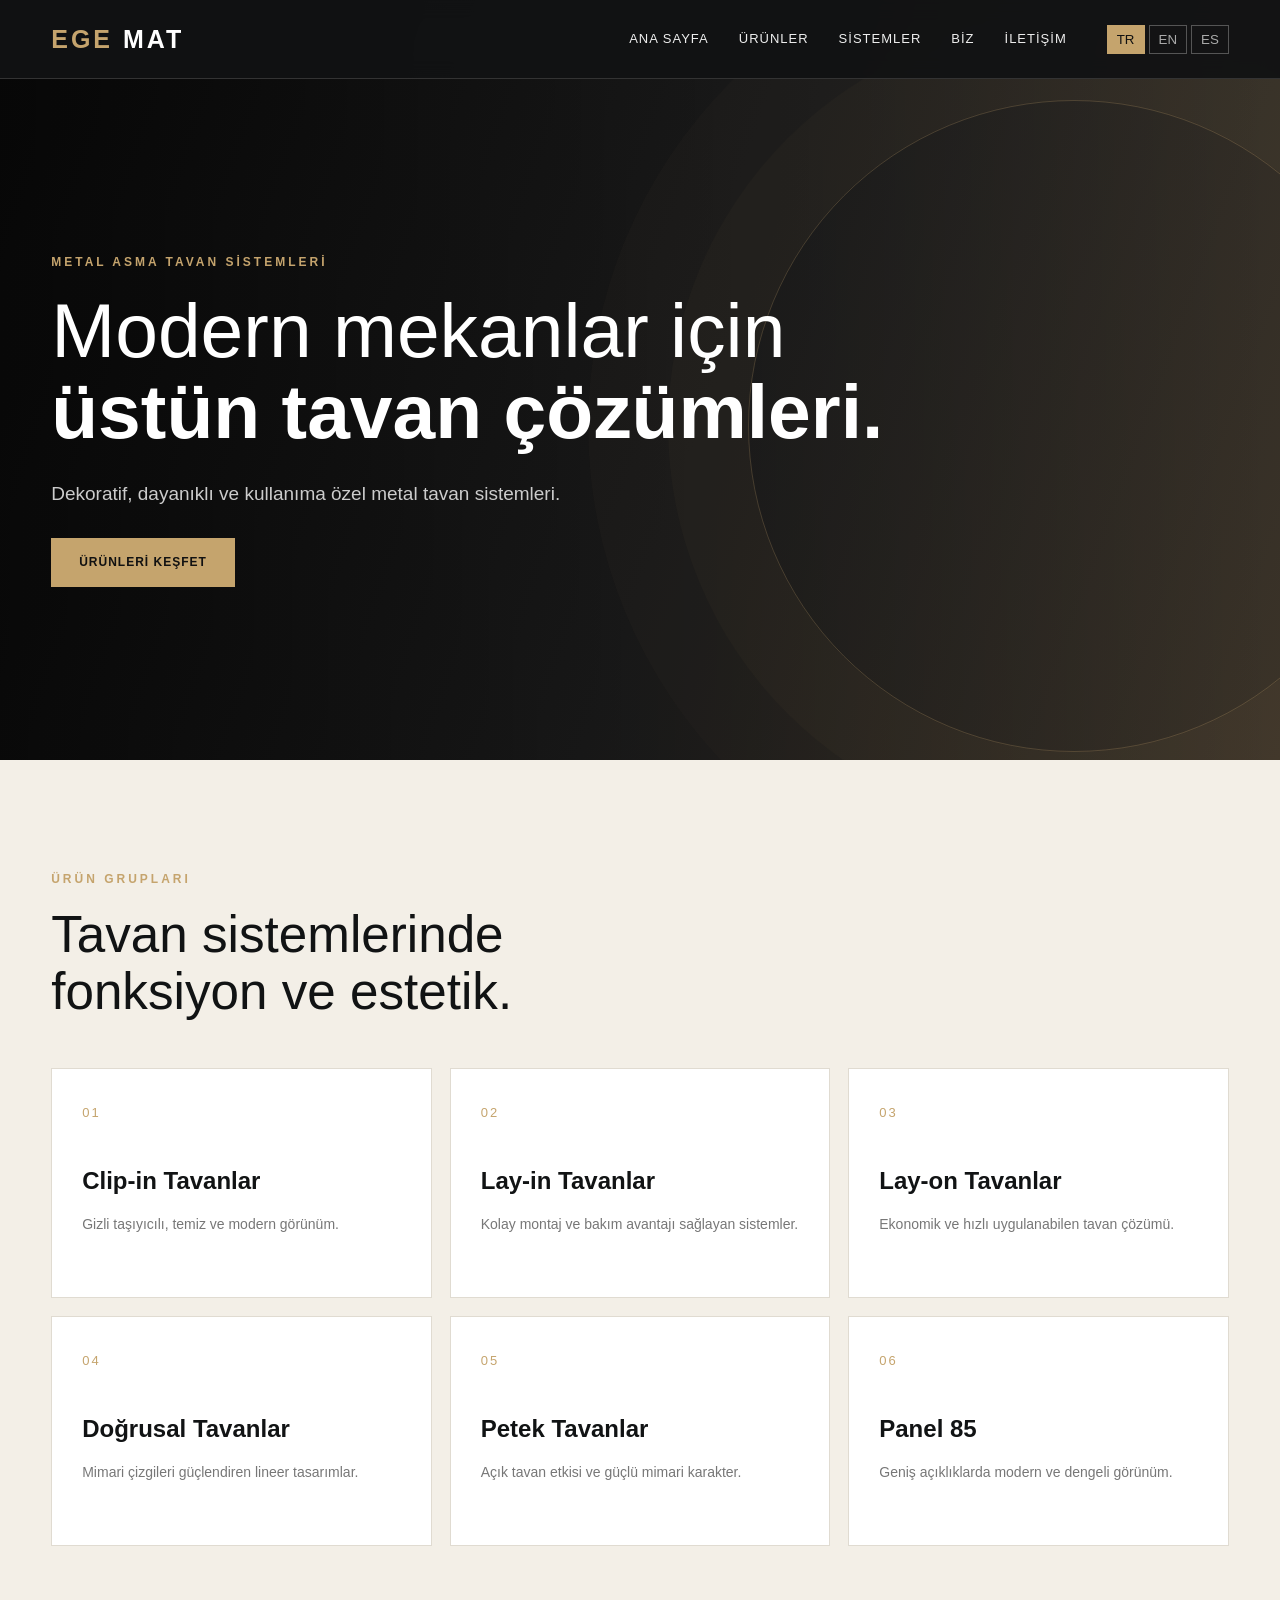
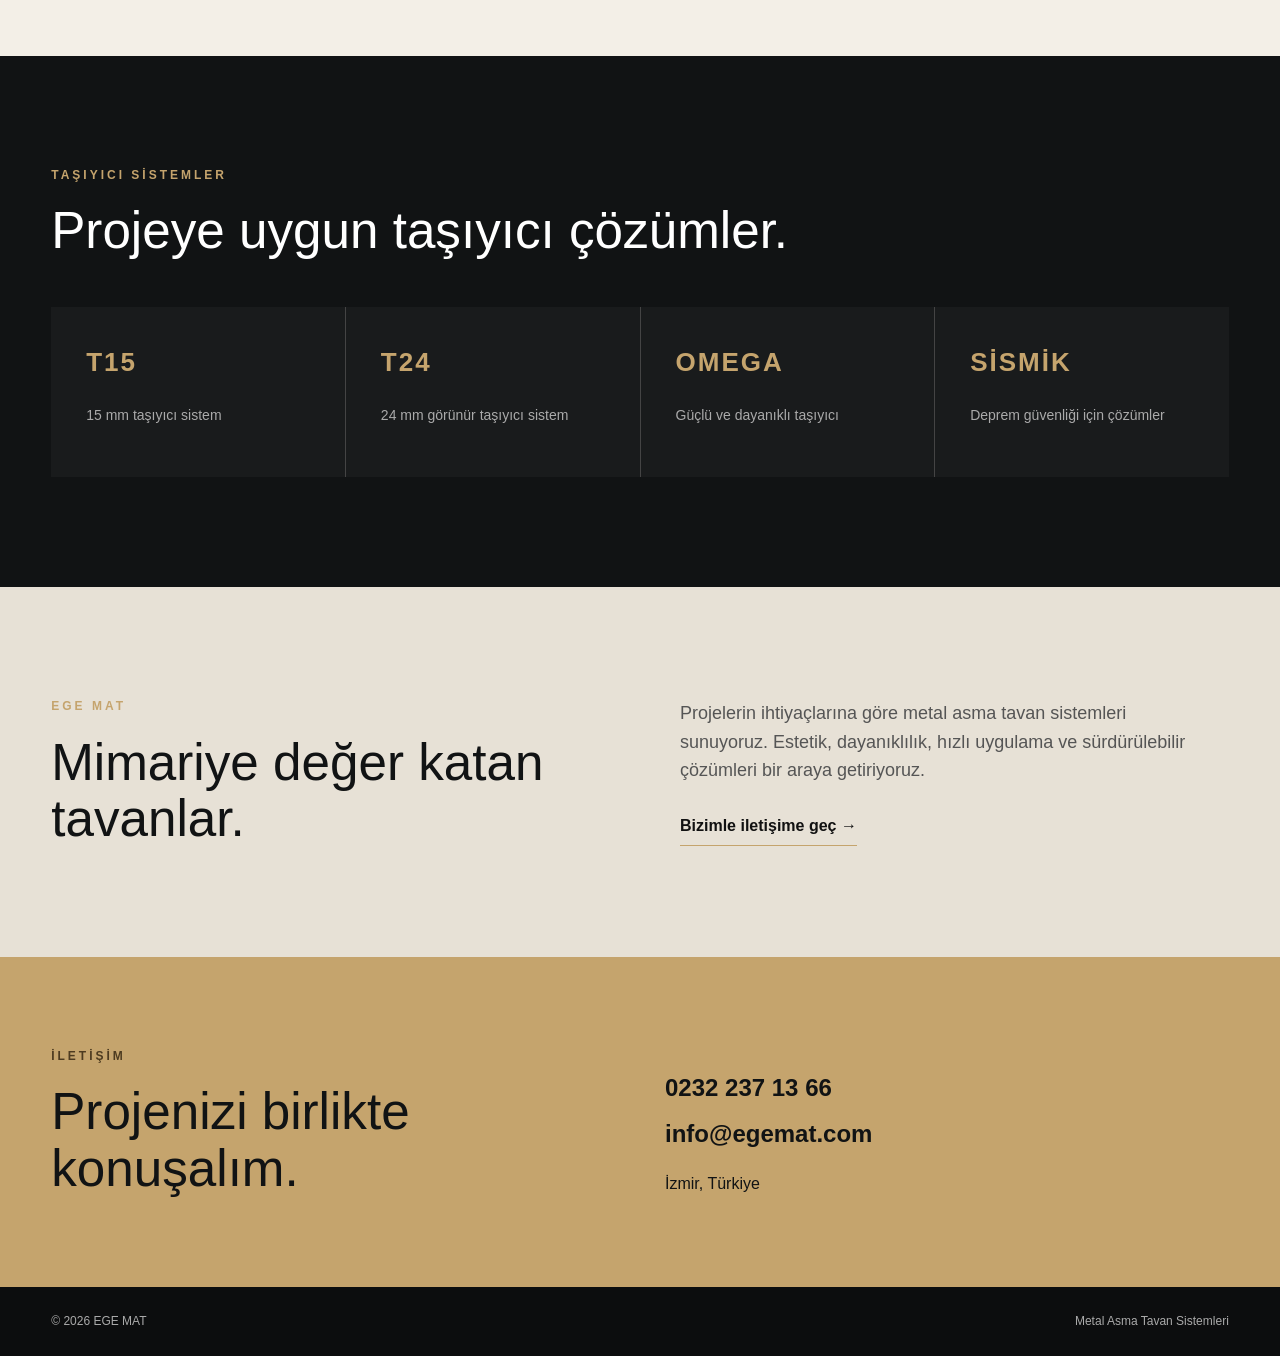
<file: index.html>
<!DOCTYPE html>
<html lang="tr">
<head>
  <meta charset="UTF-8">
  <meta name="viewport" content="width=device-width, initial-scale=1.0">
  <meta name="description" content="EGE MAT - Metal asma tavan sistemleri ve dekoratif tavan çözümleri.">
  <title>EGE MAT | Metal Asma Tavan Sistemleri</title>
  <link rel="stylesheet" href="style.css">
</head>
<body>
<header class="header">
  <div class="container nav">
    <a class="logo" href="#home"><span>EGE</span> MAT</a>
    <button class="menu-toggle" aria-label="Menüyü aç">☰</button>
    <nav class="menu">
      <a href="#home" data-i18n="navHome">Ana Sayfa</a>
      <a href="#products" data-i18n="navProducts">Ürünler</a>
      <a href="#systems" data-i18n="navSystems">Sistemler</a>
      <a href="#about" data-i18n="navAbout">Biz</a>
      <a href="#contact" data-i18n="navContact">İletişim</a>
      <div class="languages">
        <button data-lang="tr" class="active">TR</button>
        <button data-lang="en">EN</button>
        <button data-lang="es">ES</button>
      </div>
    </nav>
  </div>
</header>

<main>
<section id="home" class="hero">
  <div class="hero-overlay"></div>
  <div class="container hero-content">
    <p class="eyebrow" data-i18n="eyebrow">METAL ASMA TAVAN SİSTEMLERİ</p>
    <h1 data-i18n="heroTitle">Modern mekanlar için<br><strong>üstün tavan çözümleri.</strong></h1>
    <p class="hero-text" data-i18n="heroText">Dekoratif, dayanıklı ve kullanıma özel metal tavan sistemleri.</p>
    <a class="btn" href="#products" data-i18n="discover">Ürünleri Keşfet</a>
  </div>
</section>

<section id="products" class="section">
  <div class="container">
    <div class="section-head">
      <p class="eyebrow" data-i18n="productEyebrow">ÜRÜN GRUPLARI</p>
      <h2 data-i18n="productTitle">Tavan sistemlerinde<br>fonksiyon ve estetik.</h2>
    </div>
    <div class="cards">
      <article class="card"><span>01</span><h3 data-i18n="p1">Clip-in Tavanlar</h3><p data-i18n="p1d">Gizli taşıyıcılı, temiz ve modern görünüm.</p></article>
      <article class="card"><span>02</span><h3 data-i18n="p2">Lay-in Tavanlar</h3><p data-i18n="p2d">Kolay montaj ve bakım avantajı sağlayan sistemler.</p></article>
      <article class="card"><span>03</span><h3 data-i18n="p3">Lay-on Tavanlar</h3><p data-i18n="p3d">Ekonomik ve hızlı uygulanabilen tavan çözümü.</p></article>
      <article class="card"><span>04</span><h3 data-i18n="p4">Doğrusal Tavanlar</h3><p data-i18n="p4d">Mimari çizgileri güçlendiren lineer tasarımlar.</p></article>
      <article class="card"><span>05</span><h3 data-i18n="p5">Petek Tavanlar</h3><p data-i18n="p5d">Açık tavan etkisi ve güçlü mimari karakter.</p></article>
      <article class="card"><span>06</span><h3 data-i18n="p6">Panel 85</h3><p data-i18n="p6d">Geniş açıklıklarda modern ve dengeli görünüm.</p></article>
    </div>
  </div>
</section>

<section id="systems" class="dark-section">
  <div class="container">
    <div class="section-head">
      <p class="eyebrow">TAŞIYICI SİSTEMLER</p>
      <h2 data-i18n="systemTitle">Projeye uygun taşıyıcı çözümler.</h2>
    </div>
    <div class="system-grid">
      <div><b>T15</b><p>15 mm taşıyıcı sistem</p></div>
      <div><b>T24</b><p>24 mm görünür taşıyıcı sistem</p></div>
      <div><b>OMEGA</b><p>Güçlü ve dayanıklı taşıyıcı</p></div>
      <div><b>SİSMİK</b><p>Deprem güvenliği için çözümler</p></div>
    </div>
  </div>
</section>

<section id="about" class="section about">
  <div class="container about-grid">
    <div>
      <p class="eyebrow" data-i18n="aboutEyebrow">EGE MAT</p>
      <h2 data-i18n="aboutTitle">Mimariye değer katan tavanlar.</h2>
    </div>
    <div>
      <p data-i18n="aboutText">Projelerin ihtiyaçlarına göre metal asma tavan sistemleri sunuyoruz. Estetik, dayanıklılık, hızlı uygulama ve sürdürülebilir çözümleri bir araya getiriyoruz.</p>
      <a class="text-link" href="#contact" data-i18n="contactUs">Bizimle iletişime geç →</a>
    </div>
  </div>
</section>

<section id="contact" class="contact">
  <div class="container contact-box">
    <div><p class="eyebrow">İLETİŞİM</p><h2 data-i18n="contactTitle">Projenizi birlikte<br>konuşalım.</h2></div>
    <div class="contact-info">
      <a href="tel:+902322371366">0232 237 13 66</a>
      <a href="mailto:info@egemat.com">info@egemat.com</a>
      <p>İzmir, Türkiye</p>
    </div>
  </div>
</section>
</main>

<footer><div class="container"><span>© <span id="year"></span> EGE MAT</span><span data-i18n="footer">Metal Asma Tavan Sistemleri</span></div></footer>
<script src="script.js"></script>
</body>
</html>
</file>
<file: style.css>
*{box-sizing:border-box;margin:0;padding:0}
:root{--dark:#111314;--dark2:#191b1c;--gold:#c5a46d;--cream:#f3efe7;--white:#fff;--muted:#777}
html{scroll-behavior:smooth}
body{font-family:Arial,Helvetica,sans-serif;color:var(--dark);background:var(--cream);line-height:1.6}
a{text-decoration:none;color:inherit}.container{width:min(1180px,92%);margin:auto}
.header{position:fixed;top:0;width:100%;z-index:100;background:rgba(17,19,20,.94);backdrop-filter:blur(10px);border-bottom:1px solid #333}
.nav{height:78px;display:flex;align-items:center;justify-content:space-between}.logo{font-size:25px;font-weight:800;letter-spacing:3px;color:#fff}.logo span{color:var(--gold)}
.menu{display:flex;align-items:center;gap:30px}.menu>a{color:#eee;font-size:13px;text-transform:uppercase;letter-spacing:1px;transition:.25s}.menu>a:hover{color:var(--gold)}
.languages{display:flex;gap:4px;margin-left:10px}.languages button{border:1px solid #555;background:transparent;color:#aaa;padding:6px 9px;cursor:pointer}.languages button.active,.languages button:hover{background:var(--gold);color:#111;border-color:var(--gold)}
.menu-toggle{display:none;background:none;border:0;color:white;font-size:28px;cursor:pointer}
.hero{min-height:760px;display:flex;align-items:center;position:relative;background:linear-gradient(110deg,#111 0%,#222 55%,#3b3328 100%);overflow:hidden}.hero:after{content:"";position:absolute;width:650px;height:650px;border:1px solid rgba(197,164,109,.25);border-radius:50%;right:-120px;top:100px;box-shadow:0 0 0 80px rgba(197,164,109,.03),0 0 0 160px rgba(197,164,109,.02)}
.hero-overlay{position:absolute;inset:0;background:linear-gradient(90deg,rgba(0,0,0,.6),transparent)}.hero-content{position:relative;z-index:2;color:#fff;padding-top:80px}.eyebrow{color:var(--gold);font-size:12px;letter-spacing:3px;font-weight:bold;margin-bottom:18px}.hero h1{font-size:clamp(42px,6vw,78px);line-height:1.05;font-weight:300;max-width:850px}.hero h1 strong{font-weight:700}.hero-text{font-size:19px;color:#ccc;max-width:560px;margin:28px 0}.btn{display:inline-block;background:var(--gold);color:#111;padding:15px 28px;font-weight:bold;letter-spacing:1px;text-transform:uppercase;font-size:12px;transition:.25s}.btn:hover{transform:translateY(-3px);background:#ddc18e}
.section{padding:110px 0}.section-head{margin-bottom:48px}.section-head h2,.about h2,.contact h2{font-size:clamp(34px,4vw,54px);line-height:1.1;font-weight:500}.cards{display:grid;grid-template-columns:repeat(3,1fr);gap:18px}.card{min-height:230px;background:#fff;padding:30px;border:1px solid #e0dbd1;transition:.3s;position:relative}.card:hover{transform:translateY(-6px);box-shadow:0 18px 40px rgba(0,0,0,.08)}.card span{color:var(--gold);font-size:13px;letter-spacing:2px}.card h3{font-size:24px;margin:38px 0 12px}.card p{color:#777;font-size:14px}
.dark-section{background:var(--dark);color:white;padding:110px 0}.system-grid{display:grid;grid-template-columns:repeat(4,1fr);gap:1px;background:#444}.system-grid div{background:var(--dark2);padding:35px;min-height:170px}.system-grid b{font-size:26px;color:var(--gold);letter-spacing:2px}.system-grid p{color:#aaa;margin-top:20px;font-size:14px}
.about{background:#e7e1d6}.about-grid{display:grid;grid-template-columns:1fr 1fr;gap:80px;align-items:center}.about p:not(.eyebrow){color:#555;font-size:18px;max-width:520px}.text-link{display:inline-block;margin-top:28px;color:#111;font-weight:bold;border-bottom:1px solid var(--gold);padding-bottom:6px}
.contact{background:var(--gold);padding:90px 0}.contact-box{display:grid;grid-template-columns:1fr 1fr;gap:50px;align-items:end}.contact .eyebrow{color:#4d3b20}.contact-info{display:flex;flex-direction:column;gap:8px}.contact-info a{font-size:24px;font-weight:bold}.contact-info p{margin-top:10px}
footer{background:#0c0d0e;color:#aaa;padding:25px 0;font-size:12px}footer .container{display:flex;justify-content:space-between}
@media(max-width:800px){.menu-toggle{display:block}.menu{display:none;position:absolute;top:78px;left:0;right:0;background:#111;padding:20px;flex-direction:column;align-items:stretch;gap:0}.menu.open{display:flex}.menu>a{padding:14px 4%;border-bottom:1px solid #292929}.languages{margin:15px 0 0}.hero{min-height:650px}.cards{grid-template-columns:1fr 1fr}.system-grid{grid-template-columns:1fr 1fr}.about-grid,.contact-box{grid-template-columns:1fr;gap:35px}}
@media(max-width:520px){.cards{grid-template-columns:1fr}.system-grid{grid-template-columns:1fr}.section,.dark-section{padding:75px 0}.hero h1{font-size:42px}footer .container{flex-direction:column;gap:8px}}
</file>
